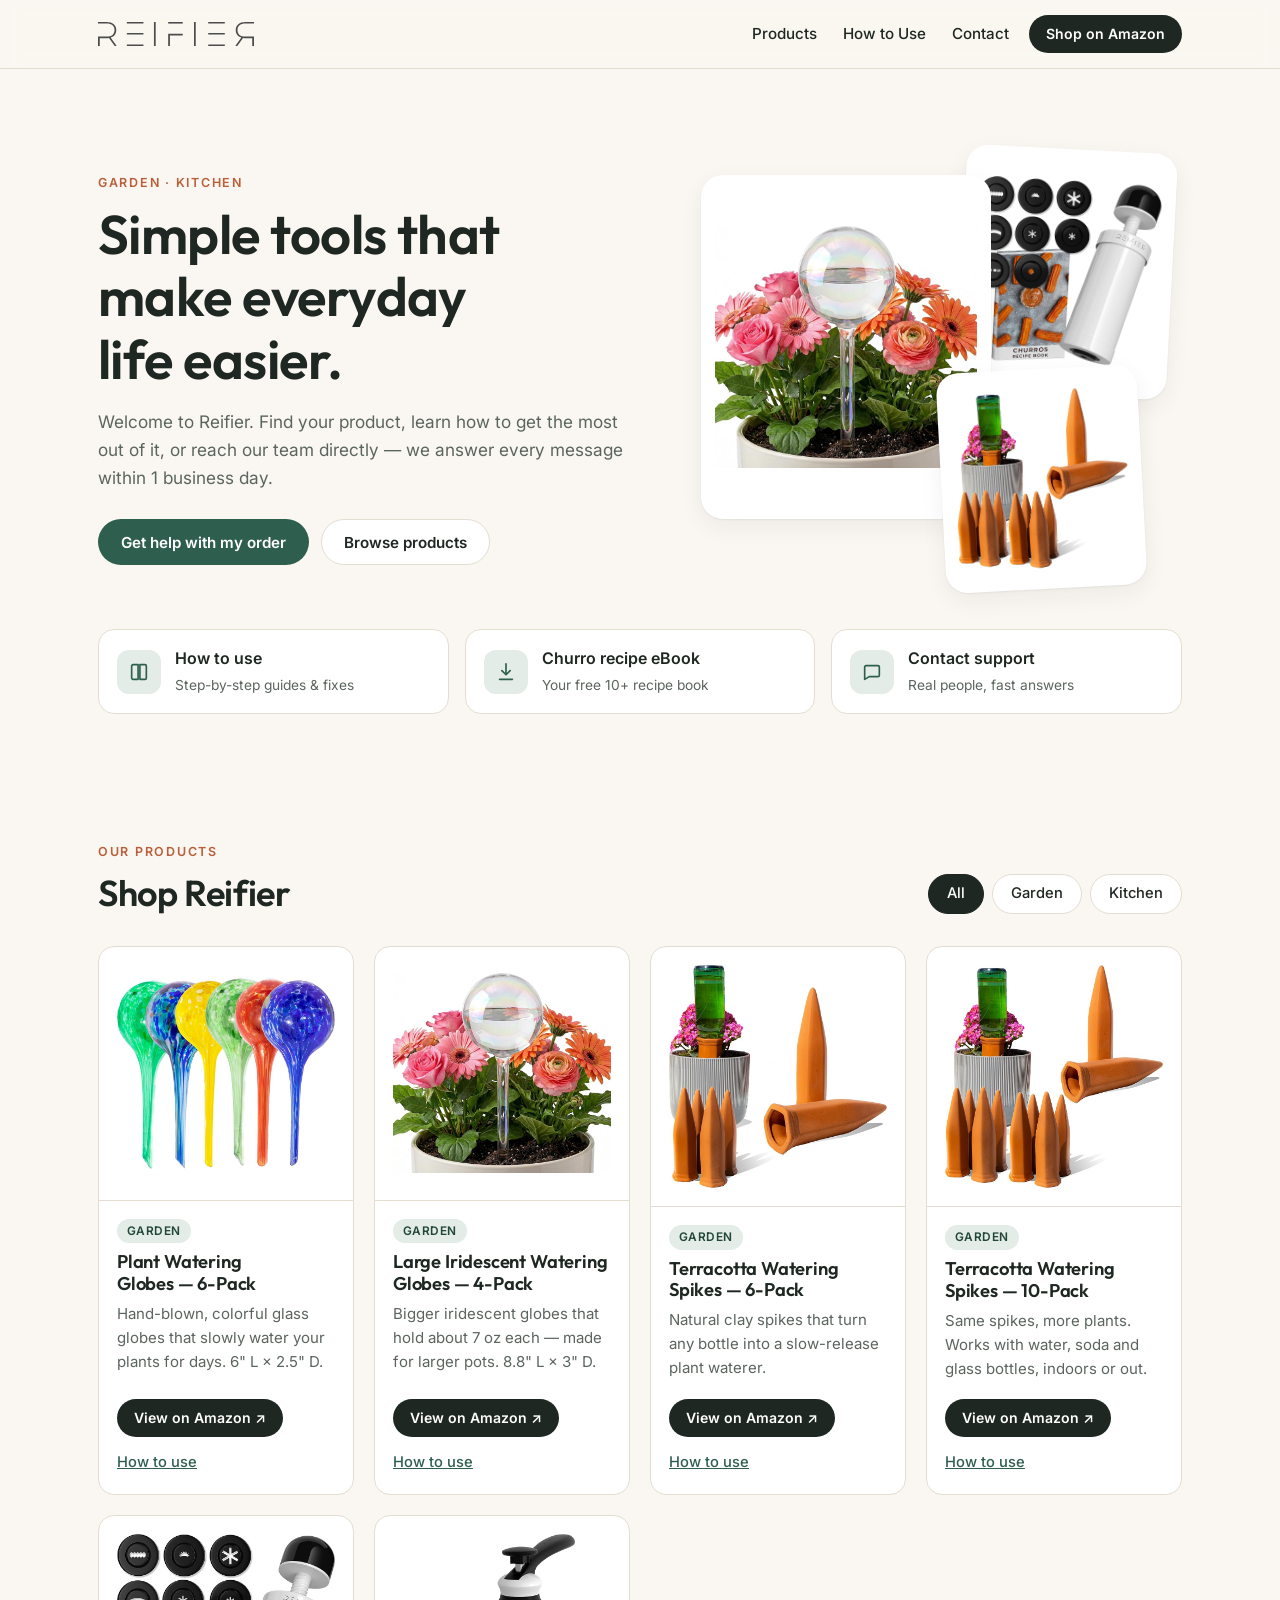
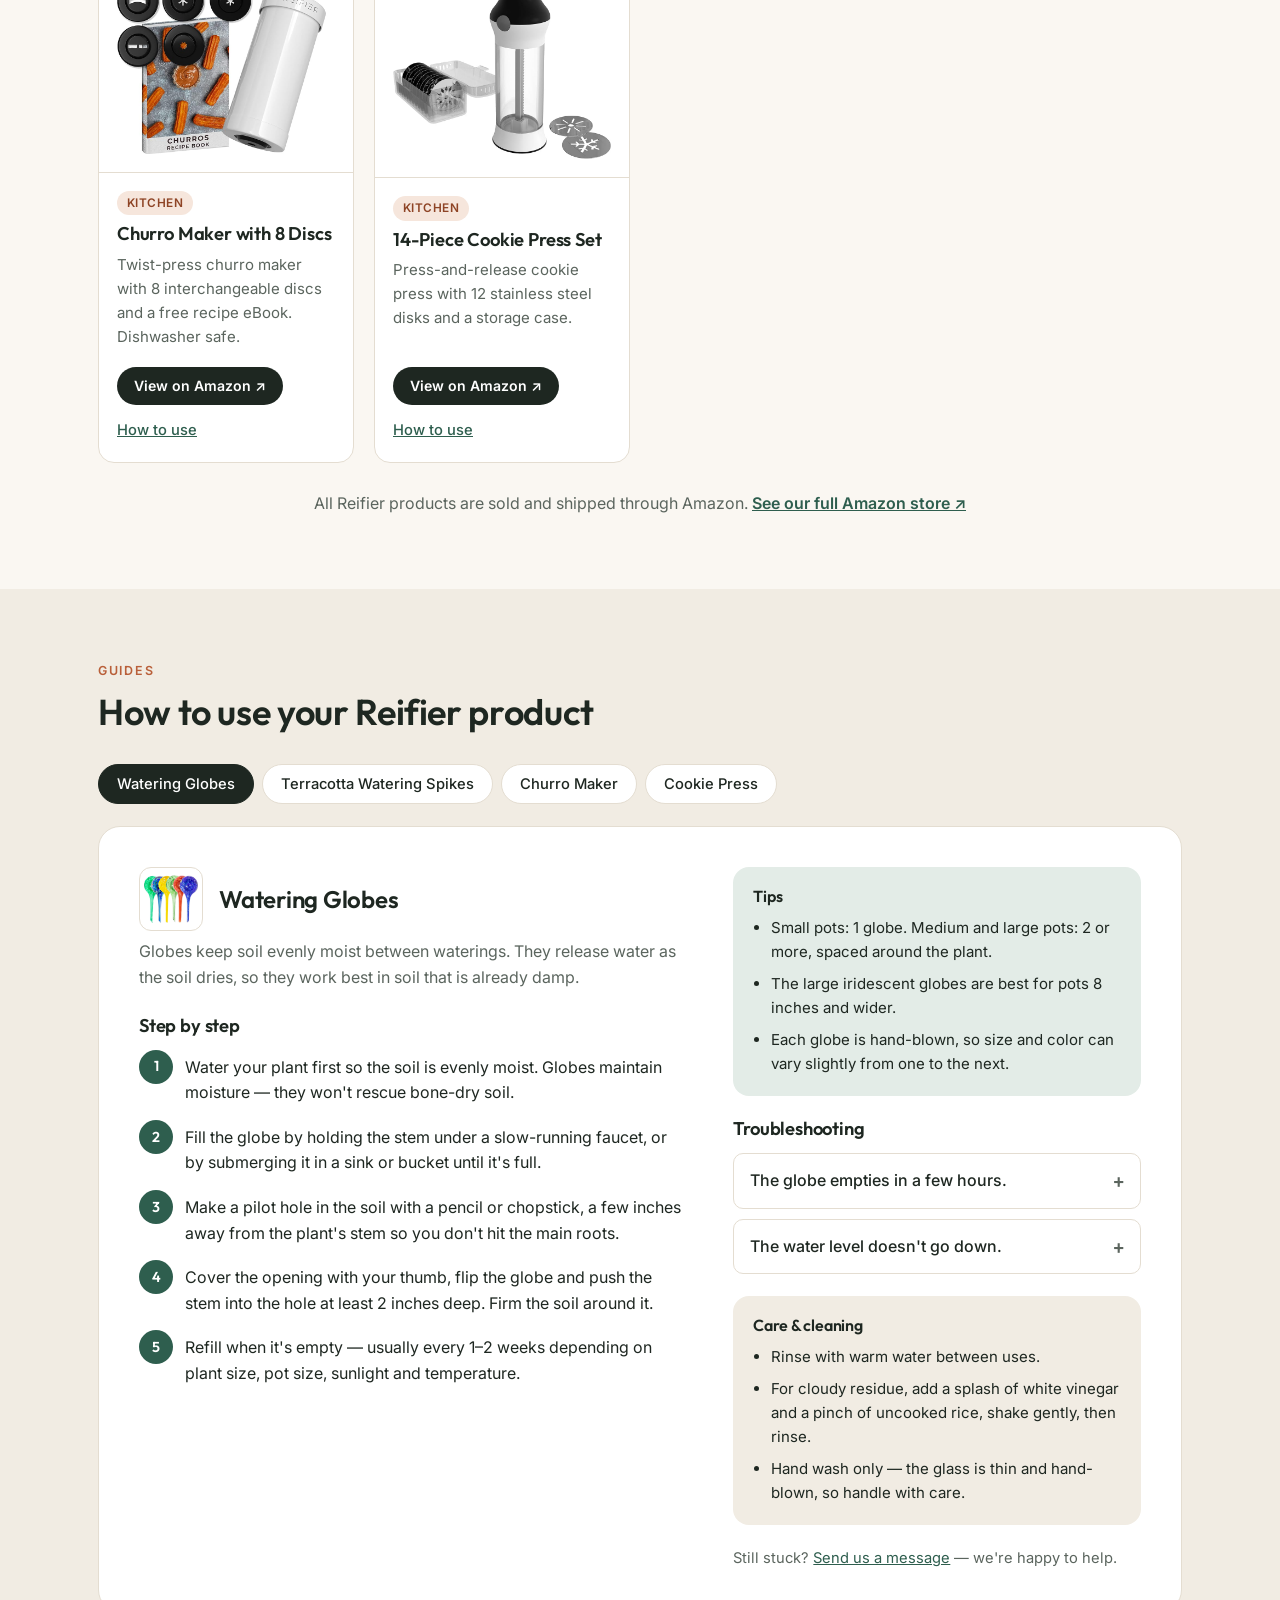
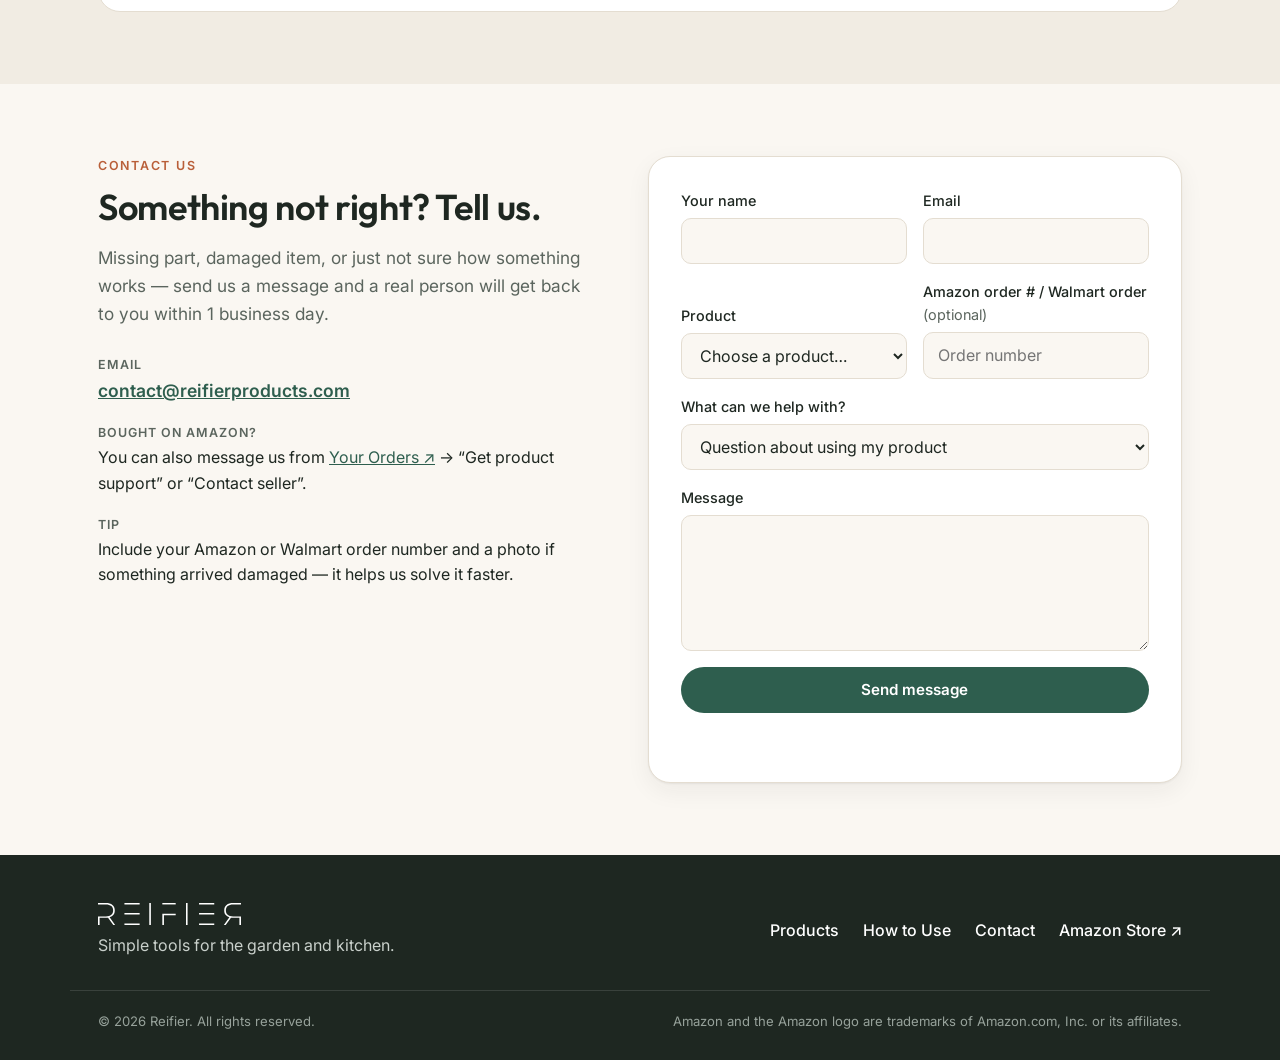
<file: index.html>
<!doctype html>
<html lang="en">
<head>
  <meta charset="utf-8">
  <meta name="viewport" content="width=device-width, initial-scale=1">
  <title>Reifier — Home, Garden &amp; Kitchen Products</title>
  <meta name="description" content="Reifier makes simple, practical products for the garden and kitchen: plant watering globes, terracotta watering spikes, churro makers and cookie presses. How-to guides and customer support.">
  <meta property="og:title" content="Reifier — Home, Garden & Kitchen Products">
  <meta property="og:description" content="Product guides, recipes and customer support for Reifier products.">
  <meta property="og:type" content="website">
  <meta property="og:url" content="https://reifierproducts.com/">
  <meta property="og:image" content="https://reifierproducts.com/images/watering-globes-iridescent.jpg">
  <link rel="canonical" href="https://reifierproducts.com/">
  <link rel="icon" type="image/svg+xml" href="images/favicon.svg">
  <link rel="preconnect" href="https://fonts.googleapis.com">
  <link rel="preconnect" href="https://fonts.gstatic.com" crossorigin>
  <link href="https://fonts.googleapis.com/css2?family=Inter:wght@400;500;600&family=Outfit:wght@500;600;700&display=swap" rel="stylesheet">
  <link rel="stylesheet" href="styles.css">
  <script type="application/ld+json">
  {
    "@context": "https://schema.org",
    "@type": "Organization",
    "name": "Reifier",
    "url": "https://reifierproducts.com/",
    "email": "contact@reifierproducts.com",
    "logo": "https://reifierproducts.com/images/logo.svg"
  }
  </script>
</head>
<body>
  <a class="skip" href="#main">Skip to content</a>

  <header class="site-header">
    <div class="wrap header-inner">
      <a class="wordmark" href="#top"><img src="images/logo.svg" alt="Reifier" width="156" height="24"></a>
      <nav class="nav" aria-label="Main">
        <a href="#products">Products</a>
        <a href="#how-to">How to Use</a>
        <a href="#contact">Contact</a>
      </nav>
      <a class="btn btn-small btn-ink header-cta" data-store-link target="_blank" rel="noopener">Shop on Amazon</a>
    </div>
  </header>

  <main id="main">
    <!-- Hero -->
    <section class="hero" id="top">
      <div class="wrap hero-inner">
        <div class="hero-copy">
          <p class="eyebrow">Garden · Kitchen</p>
          <h1>Simple tools that make everyday life easier.</h1>
          <p class="lead">Welcome to Reifier. Find your product, learn how to get the most out of it, or reach our team directly — we answer every message <span data-response-time>within 1 business day</span>.</p>
          <div class="hero-actions">
            <a class="btn btn-primary" href="#contact">Get help with my order</a>
            <a class="btn btn-ghost" href="#products">Browse products</a>
          </div>
        </div>
        <div class="hero-art" aria-hidden="true">
          <div class="art-card art-a"><img src="images/watering-globes-iridescent.jpg" alt=""></div>
          <div class="art-card art-b"><img src="images/churro-maker.jpg" alt=""></div>
          <div class="art-card art-c"><img src="images/watering-spikes-10.jpg" alt=""></div>
        </div>
      </div>

      <div class="wrap">
        <ul class="quick-help">
          <li>
            <a href="#how-to">
              <span class="qh-icon" aria-hidden="true">
                <svg viewBox="0 0 24 24"><path d="M4 5.5A1.5 1.5 0 0 1 5.5 4H11v16H5.5A1.5 1.5 0 0 1 4 18.5zM13 4h5.5A1.5 1.5 0 0 1 20 5.5v13a1.5 1.5 0 0 1-1.5 1.5H13z"/></svg>
              </span>
              <span><strong>How to use</strong><small>Step-by-step guides &amp; fixes</small></span>
            </a>
          </li>
          <li>
            <a href="#how-to" data-open-guide="churro-maker">
              <span class="qh-icon" aria-hidden="true">
                <svg viewBox="0 0 24 24"><path d="M12 3v12m0 0-4.5-4.5M12 15l4.5-4.5M5 20h14"/></svg>
              </span>
              <span><strong>Churro recipe eBook</strong><small>Your free 10+ recipe book</small></span>
            </a>
          </li>
          <li>
            <a href="#contact">
              <span class="qh-icon" aria-hidden="true">
                <svg viewBox="0 0 24 24"><path d="M4 6.5A1.5 1.5 0 0 1 5.5 5h13A1.5 1.5 0 0 1 20 6.5v9a1.5 1.5 0 0 1-1.5 1.5H9l-5 3z"/></svg>
              </span>
              <span><strong>Contact support</strong><small>Real people, fast answers</small></span>
            </a>
          </li>
        </ul>
      </div>
    </section>

    <!-- Products -->
    <section class="section" id="products" aria-labelledby="products-title">
      <div class="wrap">
        <div class="section-head">
          <div>
            <p class="eyebrow">Our products</p>
            <h2 id="products-title">Shop Reifier</h2>
          </div>
          <div class="chips" role="tablist" aria-label="Filter by category" id="category-filter"></div>
        </div>
        <div class="product-grid" id="product-grid"></div>
        <p class="store-note">All Reifier products are sold and shipped through Amazon. <a data-store-link target="_blank" rel="noopener">See our full Amazon store ↗</a></p>
      </div>
    </section>

    <!-- How to use -->
    <section class="section section-tint" id="how-to" aria-labelledby="howto-title">
      <div class="wrap">
        <div class="section-head">
          <div>
            <p class="eyebrow">Guides</p>
            <h2 id="howto-title">How to use your Reifier product</h2>
          </div>
        </div>
        <div class="guide-picker" role="tablist" aria-label="Choose a product guide" id="guide-picker"></div>
        <article class="guide" id="guide-panel" role="tabpanel" aria-live="polite"></article>
      </div>
    </section>

    <!-- Contact -->
    <section class="section" id="contact" aria-labelledby="contact-title">
      <div class="wrap contact-inner">
        <div class="contact-side">
          <p class="eyebrow">Contact us</p>
          <h2 id="contact-title">Something not right? Tell us.</h2>
          <p class="lead">Missing part, damaged item, or just not sure how something works — send us a message and a real person will get back to you <span data-response-time>within 1 business day</span>.</p>
          <ul class="contact-points">
            <li>
              <span class="cp-label">Email</span>
              <a data-email-link></a>
            </li>
            <li>
              <span class="cp-label">Bought on Amazon?</span>
              <span>You can also message us from <a href="https://www.amazon.com/gp/your-account/order-history" target="_blank" rel="noopener">Your Orders ↗</a> → “Get product support” or “Contact seller”.</span>
            </li>
            <li>
              <span class="cp-label">Tip</span>
              <span>Include your Amazon or Walmart order number and a photo if something arrived damaged — it helps us solve it faster.</span>
            </li>
          </ul>
        </div>

        <form class="contact-form" id="contact-form" novalidate>
          <div class="field-row">
            <label class="field">
              <span>Your name</span>
              <input name="name" type="text" autocomplete="name" required>
            </label>
            <label class="field">
              <span>Email</span>
              <input name="email" type="email" autocomplete="email" required>
            </label>
          </div>
          <div class="field-row">
            <label class="field">
              <span>Product</span>
              <select name="product" id="product-select"></select>
            </label>
            <label class="field">
              <span>Amazon order # / Walmart order <em>(optional)</em></span>
              <input name="order" type="text" placeholder="Order number">
            </label>
          </div>
          <label class="field">
            <span>What can we help with?</span>
            <select name="topic">
              <option>Question about using my product</option>
              <option>Missing or damaged item</option>
              <option>Request the recipe eBook</option>
              <option>Return or replacement</option>
              <option>Something else</option>
            </select>
          </label>
          <label class="field">
            <span>Message</span>
            <textarea name="message" rows="5" required></textarea>
          </label>
          <!-- Honeypot: bots fill it, humans never see it. -->
          <input type="checkbox" name="botcheck" class="hp" tabindex="-1" autocomplete="off" aria-hidden="true">
          <button class="btn btn-primary btn-block" type="submit">Send message</button>
          <p class="form-status" id="form-status" role="status"></p>
        </form>
      </div>
    </section>
  </main>

  <footer class="site-footer">
    <div class="wrap footer-inner">
      <div>
        <img class="footer-logo" src="images/logo-white.svg" alt="Reifier" width="143" height="22">
        <p>Simple tools for the garden and kitchen.</p>
      </div>
      <nav class="footer-nav" aria-label="Footer">
        <a href="#products">Products</a>
        <a href="#how-to">How to Use</a>
        <a href="#contact">Contact</a>
        <a data-store-link target="_blank" rel="noopener">Amazon Store ↗</a>
      </nav>
    </div>
    <div class="wrap footer-legal">
      <p>© <span id="year"></span> Reifier. All rights reserved.</p>
      <p>Amazon and the Amazon logo are trademarks of Amazon.com, Inc. or its affiliates.</p>
    </div>
  </footer>

  <script src="content.js"></script>
  <script src="app.js"></script>
</body>
</html>
</file>
<file: styles.css>
:root {
  --bg: #faf7f2;
  --surface: #ffffff;
  --tint: #f1ece3;
  --ink: #1e2721;
  --muted: #5b655e;
  --line: #e4ddd1;
  --green: #2e5e4e;
  --green-dark: #224739;
  --green-soft: #e3ece7;
  --terracotta: #b95f39;
  --terracotta-soft: #f6e6dc;
  --radius: 16px;
  --radius-sm: 10px;
  --shadow: 0 1px 2px rgba(30, 39, 33, .06), 0 8px 24px rgba(30, 39, 33, .06);
  --font-display: "Outfit", system-ui, sans-serif;
  --font-body: "Inter", system-ui, -apple-system, "Segoe UI", sans-serif;
}

*, *::before, *::after { box-sizing: border-box; }

html { scroll-behavior: smooth; scroll-padding-top: 84px; }

body {
  margin: 0;
  background: var(--bg);
  color: var(--ink);
  font: 16px/1.6 var(--font-body);
  -webkit-font-smoothing: antialiased;
}

img { display: block; max-width: 100%; }
a { color: var(--green); }
a:hover { color: var(--green-dark); }

h1, h2, h3 {
  font-family: var(--font-display);
  line-height: 1.15;
  letter-spacing: -0.01em;
  margin: 0;
  text-wrap: balance;
}
h1 { font-size: clamp(2.1rem, 4.6vw, 3.4rem); font-weight: 600; }
h2 { font-size: clamp(1.6rem, 3vw, 2.25rem); font-weight: 600; }
h3 { font-size: 1.15rem; font-weight: 600; }

:focus-visible { outline: 3px solid var(--terracotta); outline-offset: 2px; border-radius: 6px; }

.wrap { width: 100%; max-width: 1140px; margin: 0 auto; padding: 0 16px; }
@media (min-width: 720px) { .wrap { padding: 0 28px; } }

.skip {
  position: absolute; left: -999px; top: 8px; z-index: 100;
  background: var(--ink); color: #fff; padding: 8px 14px; border-radius: 8px;
}
.skip:focus { left: 8px; }

.eyebrow {
  margin: 0 0 10px;
  font-size: .78rem; font-weight: 600; letter-spacing: .14em; text-transform: uppercase;
  color: var(--terracotta);
}
.lead { color: var(--muted); font-size: 1.08rem; max-width: 56ch; }

/* ── Buttons ─────────────────────────────────────────── */
.btn {
  display: inline-flex; align-items: center; justify-content: center; gap: 8px;
  min-height: 46px; padding: 0 22px;
  border-radius: 999px; border: 1.5px solid transparent;
  font: 600 .95rem/1 var(--font-body); text-decoration: none; cursor: pointer;
  transition: background .15s, color .15s, border-color .15s, transform .15s;
}
.btn:active { transform: translateY(1px); }
.btn-primary { background: var(--green); color: #fff; }
.btn-primary:hover { background: var(--green-dark); color: #fff; }
.btn-ink { background: var(--ink); color: #fff; }
.btn-ink:hover { background: #000; color: #fff; }
.btn-ghost { border-color: var(--line); color: var(--ink); background: var(--surface); }
.btn-ghost:hover { border-color: var(--ink); color: var(--ink); }
.btn-small { min-height: 38px; padding: 0 16px; font-size: .88rem; }
.btn-block { width: 100%; }
.btn[disabled] { opacity: .6; cursor: progress; }

/* ── Header ──────────────────────────────────────────── */
.site-header {
  position: sticky; top: 0; z-index: 50;
  background: rgba(250, 247, 242, .88);
  backdrop-filter: saturate(160%) blur(10px);
  -webkit-backdrop-filter: saturate(160%) blur(10px);
  border-bottom: 1px solid var(--line);
}
.header-inner { display: flex; align-items: center; gap: 20px; height: 68px; }
.wordmark { display: flex; align-items: center; margin-right: auto; }
.wordmark img { height: 24px; width: auto; }
@media (max-width: 760px) { .wordmark img { height: 20px; } }
.nav { display: flex; gap: 26px; }
.nav a { color: var(--ink); text-decoration: none; font-weight: 500; font-size: .95rem; }
.nav a:hover { color: var(--terracotta); }
@media (max-width: 760px) {
  html { scroll-padding-top: 110px; }
  .header-inner { flex-wrap: wrap; height: auto; padding-top: 10px; padding-bottom: 8px; row-gap: 6px; }
  .nav { order: 3; width: 100%; gap: 22px; }
  .nav a { font-size: .9rem; padding: 4px 0; }
}

/* ── Hero ────────────────────────────────────────────── */
.hero { padding: 56px 0 40px; overflow: hidden; }
.hero-inner { display: grid; gap: 40px; align-items: center; }
.hero-copy h1 { margin-bottom: 18px; }
.hero-actions { display: flex; flex-wrap: wrap; gap: 12px; margin-top: 28px; }

.hero-art { position: relative; height: 340px; }
.art-card {
  position: absolute; background: var(--surface); border-radius: 22px;
  box-shadow: var(--shadow); padding: 14px; overflow: hidden;
}
.art-card img { width: 100%; height: 100%; object-fit: contain; }
.art-a { width: 58%; height: 78%; left: 4%; top: 6%; z-index: 2; }
.art-b { width: 42%; height: 56%; right: 2%; top: 0; transform: rotate(3deg); }
.art-c { width: 40%; height: 50%; right: 8%; bottom: 0; z-index: 3; transform: rotate(-3deg); }

@media (min-width: 900px) {
  .hero { padding: 80px 0 56px; }
  .hero-inner { grid-template-columns: 1.05fr 1fr; gap: 56px; }
  .hero-art { height: 440px; }
}
@media (max-width: 480px) { .hero-art { height: 260px; } }

.quick-help {
  list-style: none; margin: 40px 0 0; padding: 0;
  display: grid; gap: 12px;
}
@media (min-width: 720px) { .quick-help { grid-template-columns: repeat(3, 1fr); gap: 16px; } }
.quick-help a {
  display: flex; align-items: center; gap: 14px; height: 100%;
  padding: 16px 18px; background: var(--surface); border: 1px solid var(--line);
  border-radius: var(--radius); text-decoration: none; color: var(--ink);
  transition: border-color .15s, transform .15s, box-shadow .15s;
}
.quick-help a:hover { border-color: var(--green); transform: translateY(-2px); box-shadow: var(--shadow); color: var(--ink); }
.quick-help strong { display: block; font-weight: 600; }
.quick-help small { color: var(--muted); font-size: .86rem; }
.qh-icon {
  flex: none; display: grid; place-items: center; width: 44px; height: 44px;
  border-radius: 12px; background: var(--green-soft);
}
.qh-icon svg {
  width: 22px; height: 22px; fill: none; stroke: var(--green);
  stroke-width: 1.8; stroke-linecap: round; stroke-linejoin: round;
}

/* ── Sections ────────────────────────────────────────── */
.section { padding: 72px 0; }
.section-tint { background: var(--tint); }
.section-head {
  display: flex; flex-wrap: wrap; align-items: flex-end; justify-content: space-between;
  gap: 16px 24px; margin-bottom: 32px;
}

.chips { display: flex; flex-wrap: wrap; gap: 8px; }
.chip {
  min-height: 40px; padding: 0 18px; border-radius: 999px;
  border: 1.5px solid var(--line); background: var(--surface); color: var(--ink);
  font: 500 .92rem/1 var(--font-body); cursor: pointer;
  transition: background .15s, border-color .15s, color .15s;
}
.chip:hover { border-color: var(--ink); }
.chip[aria-selected="true"] { background: var(--ink); border-color: var(--ink); color: #fff; }

/* ── Products ────────────────────────────────────────── */
.product-grid { display: grid; gap: 20px; grid-template-columns: repeat(auto-fill, minmax(250px, 1fr)); }
.product {
  display: flex; flex-direction: column;
  background: var(--surface); border: 1px solid var(--line); border-radius: var(--radius);
  overflow: hidden; transition: box-shadow .2s, transform .2s;
}
.product:hover { box-shadow: var(--shadow); transform: translateY(-3px); }
.product-media { aspect-ratio: 1 / 1; padding: 18px; border-bottom: 1px solid var(--line); }
.product-media img { width: 100%; height: 100%; object-fit: contain; }
.product-body { display: flex; flex-direction: column; gap: 8px; padding: 18px 18px 20px; flex: 1; }
.tag {
  align-self: flex-start; padding: 3px 10px; border-radius: 999px;
  font-size: .74rem; font-weight: 600; letter-spacing: .04em; text-transform: uppercase;
}
.tag-garden { background: var(--green-soft); color: var(--green-dark); }
.tag-kitchen { background: var(--terracotta-soft); color: #8e4425; }
.product-body p { margin: 0; color: var(--muted); font-size: .94rem; }
.product-actions { display: flex; flex-wrap: wrap; align-items: center; gap: 14px; margin-top: auto; padding-top: 10px; }
.product-actions .link { font-weight: 500; font-size: .92rem; }
.store-note { margin: 28px 0 0; color: var(--muted); text-align: center; }
.store-note a { font-weight: 600; }

/* ── Guides ──────────────────────────────────────────── */
.guide-picker {
  display: flex; gap: 8px; margin-bottom: 20px;
  overflow-x: auto; scrollbar-width: none; padding-bottom: 2px;
}
.guide-picker::-webkit-scrollbar { display: none; }
.guide-picker .chip { flex: none; }

.guide {
  background: var(--surface); border: 1px solid var(--line); border-radius: 22px;
  padding: 26px 20px; display: grid; gap: 28px;
}
@media (min-width: 900px) {
  .guide { grid-template-columns: 1.35fr 1fr; padding: 40px; gap: 44px; }
}
.guide-head { display: flex; gap: 16px; align-items: center; margin-bottom: 8px; }
.guide-head img {
  width: 64px; height: 64px; object-fit: contain; flex: none;
  border: 1px solid var(--line); border-radius: 12px; padding: 4px; background: #fff;
}
.guide .guide-title { margin: 0; font-size: 1.5rem; }
.guide-intro { color: var(--muted); margin: 0 0 24px; }
.guide h3 { margin-bottom: 14px; }
.guide h3 + * { margin-top: 0; }

.steps { list-style: none; counter-reset: step; margin: 0; padding: 0; display: grid; gap: 14px; }
.steps li { counter-increment: step; display: grid; grid-template-columns: 34px 1fr; gap: 12px; align-items: start; }
.steps li::before {
  content: counter(step);
  display: grid; place-items: center; width: 34px; height: 34px; border-radius: 50%;
  background: var(--green); color: #fff; font: 600 .9rem/1 var(--font-display);
}
.steps li span { padding-top: 5px; }

.guide-side { display: grid; gap: 22px; align-content: start; }
.box { border-radius: var(--radius); padding: 20px; }
.box-tips { background: var(--green-soft); }
.box-care { background: var(--tint); }
.box ul { margin: 0; padding-left: 18px; display: grid; gap: 8px; font-size: .94rem; }
.box h3 { font-size: 1rem; margin-bottom: 10px; }

.faq { display: grid; gap: 10px; }
.faq details { border: 1px solid var(--line); border-radius: var(--radius-sm); background: var(--surface); }
.faq summary {
  cursor: pointer; padding: 14px 44px 14px 16px; font-weight: 500; list-style: none; position: relative;
}
.faq summary::-webkit-details-marker { display: none; }
.faq summary::after {
  content: "+"; position: absolute; right: 16px; top: 50%; transform: translateY(-50%);
  font: 500 1.3rem/1 var(--font-display); color: var(--muted);
}
.faq details[open] summary::after { content: "–"; }
.faq details p { margin: 0; padding: 0 16px 16px; color: var(--muted); font-size: .94rem; }

.ebook {
  display: flex; flex-wrap: wrap; align-items: center; justify-content: space-between; gap: 14px;
  background: var(--terracotta-soft); border-radius: var(--radius); padding: 18px 20px; margin-top: 26px;
}
.ebook strong { display: block; font-family: var(--font-display); font-size: 1.05rem; }
.ebook small { color: #7a4630; }
.ebook .btn { background: var(--terracotta); color: #fff; }
.ebook .btn:hover { background: #9c4c2b; color: #fff; }

.guide-help { margin: 0; font-size: .92rem; color: var(--muted); }

/* ── Contact ─────────────────────────────────────────── */
.contact-inner { display: grid; gap: 36px; }
@media (min-width: 900px) { .contact-inner { grid-template-columns: 1fr 1.1fr; gap: 64px; align-items: start; } }
.contact-side h2 { margin-bottom: 16px; }
.contact-points { list-style: none; padding: 0; margin: 28px 0 0; display: grid; gap: 18px; }
.contact-points li { display: grid; gap: 2px; }
.cp-label { font-size: .78rem; font-weight: 600; letter-spacing: .08em; text-transform: uppercase; color: var(--muted); }
.contact-points a[data-email-link] { font-weight: 600; font-size: 1.1rem; word-break: break-all; }

.contact-form {
  background: var(--surface); border: 1px solid var(--line); border-radius: 22px;
  padding: 24px 20px; display: grid; gap: 16px; box-shadow: var(--shadow);
}
@media (min-width: 720px) { .contact-form { padding: 32px; } }
.field-row { display: grid; gap: 16px; align-items: end; }
@media (min-width: 600px) { .field-row { grid-template-columns: 1fr 1fr; } }
.field { display: grid; gap: 6px; font-size: .9rem; font-weight: 500; }
.field em { font-style: normal; color: var(--muted); font-weight: 400; }
.field input, .field select, .field textarea {
  width: 100%; min-height: 46px; padding: 11px 14px;
  border: 1.5px solid var(--line); border-radius: var(--radius-sm); background: var(--bg);
  font: 400 1rem/1.4 var(--font-body); color: var(--ink);
  transition: border-color .15s, background .15s;
}
.field textarea { resize: vertical; min-height: 120px; }
.field input:focus, .field select:focus, .field textarea:focus { outline: none; border-color: var(--green); background: #fff; }
.field .invalid { border-color: #c0392b; }
.hp { position: absolute; left: -9999px; }
.form-status { margin: 0; min-height: 1.4em; font-size: .94rem; }
.form-status.ok { color: var(--green); font-weight: 500; }
.form-status.err { color: #b0352a; }

/* ── Footer ──────────────────────────────────────────── */
.site-footer { background: var(--ink); color: #c9d0cb; padding: 48px 0 28px; }
.footer-inner { display: flex; flex-wrap: wrap; justify-content: space-between; gap: 24px; }
.footer-inner p { margin: 8px 0 0; }
.footer-logo { height: 22px; width: auto; }
.footer-nav { display: flex; flex-wrap: wrap; gap: 10px 24px; align-items: center; }
.footer-nav a { color: #fff; text-decoration: none; font-weight: 500; }
.footer-nav a:hover { color: #f0b89d; }
.footer-legal {
  margin-top: 32px; padding-top: 20px; border-top: 1px solid rgba(255, 255, 255, .12);
  display: flex; flex-wrap: wrap; justify-content: space-between; gap: 6px 24px; font-size: .82rem; color: #97a29b;
}
.footer-legal p { margin: 0; }

@media (prefers-reduced-motion: reduce) {
  html { scroll-behavior: auto; }
  * { transition: none !important; }
}
</file>
